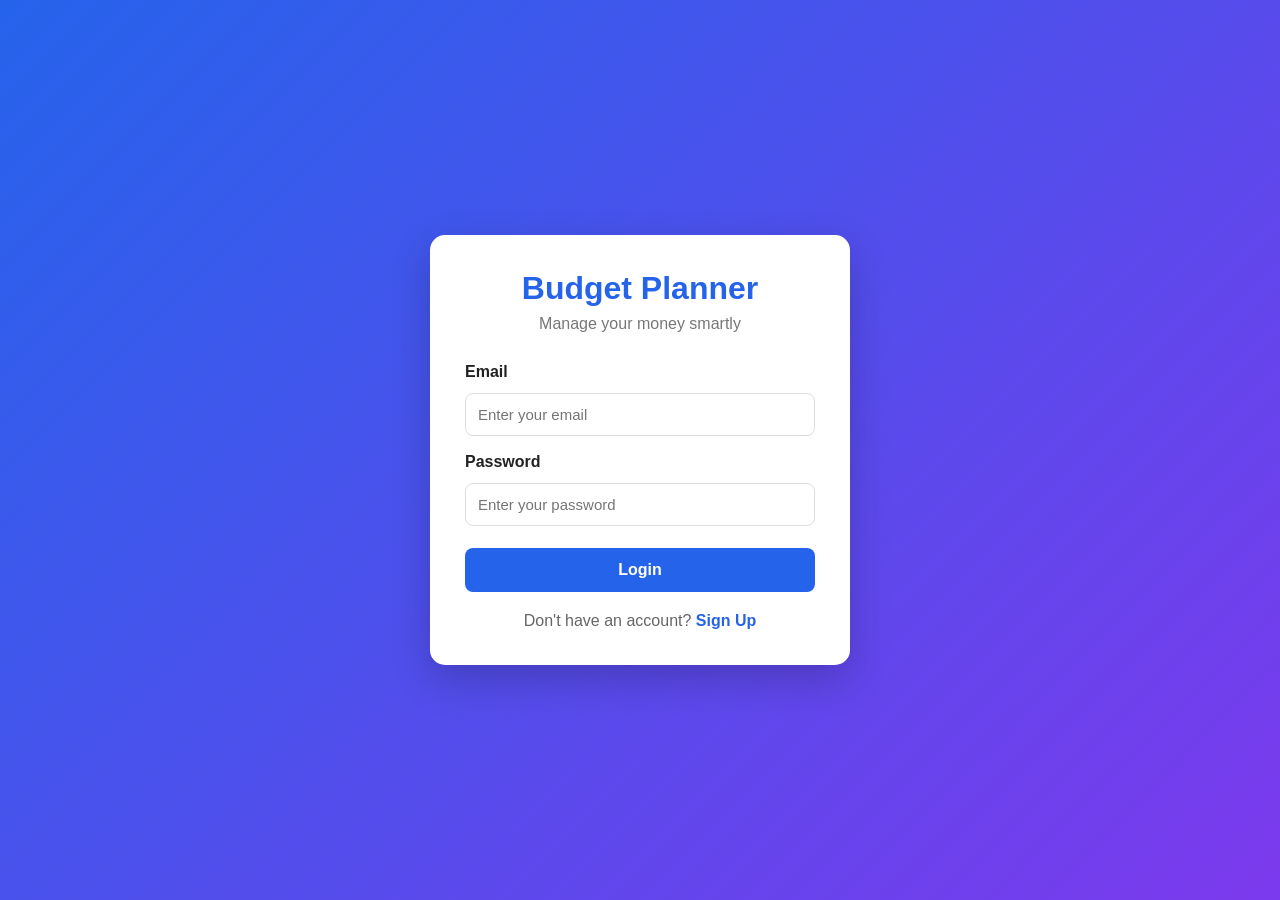
<file: index.html>
<!DOCTYPE html>
<html lang="en">
<head>
    <meta charset="UTF-8">
    <meta name="viewport" content="width=device-width, initial-scale=1.0">

    <title>Budget Planner - Login</title>

    <link rel="stylesheet" href="style.css">
</head>

<body>

    <div class="login-page">

        <div class="login-box">

            <h1>Budget Planner</h1>

            <p class="login-subtitle">
                Manage your money smartly
            </p>

            <form id="loginForm">

                <label for="loginEmail">
                    Email
                </label>

                <input
                    type="email"
                    id="loginEmail"
                    placeholder="Enter your email"
                    required
                >

                <label for="loginPassword">
                    Password
                </label>

                <input
                    type="password"
                    id="loginPassword"
                    placeholder="Enter your password"
                    required
                >

                <button type="submit">
                    Login
                </button>

            </form>

            <p id="loginMessage" class="message"></p>

            <p class="signup-link">
                Don't have an account?

                <a href="signup.html">
                    Sign Up
                </a>
            </p>

        </div>

    </div>


    <script src="script.js"></script>

</body>
</html>
</file>
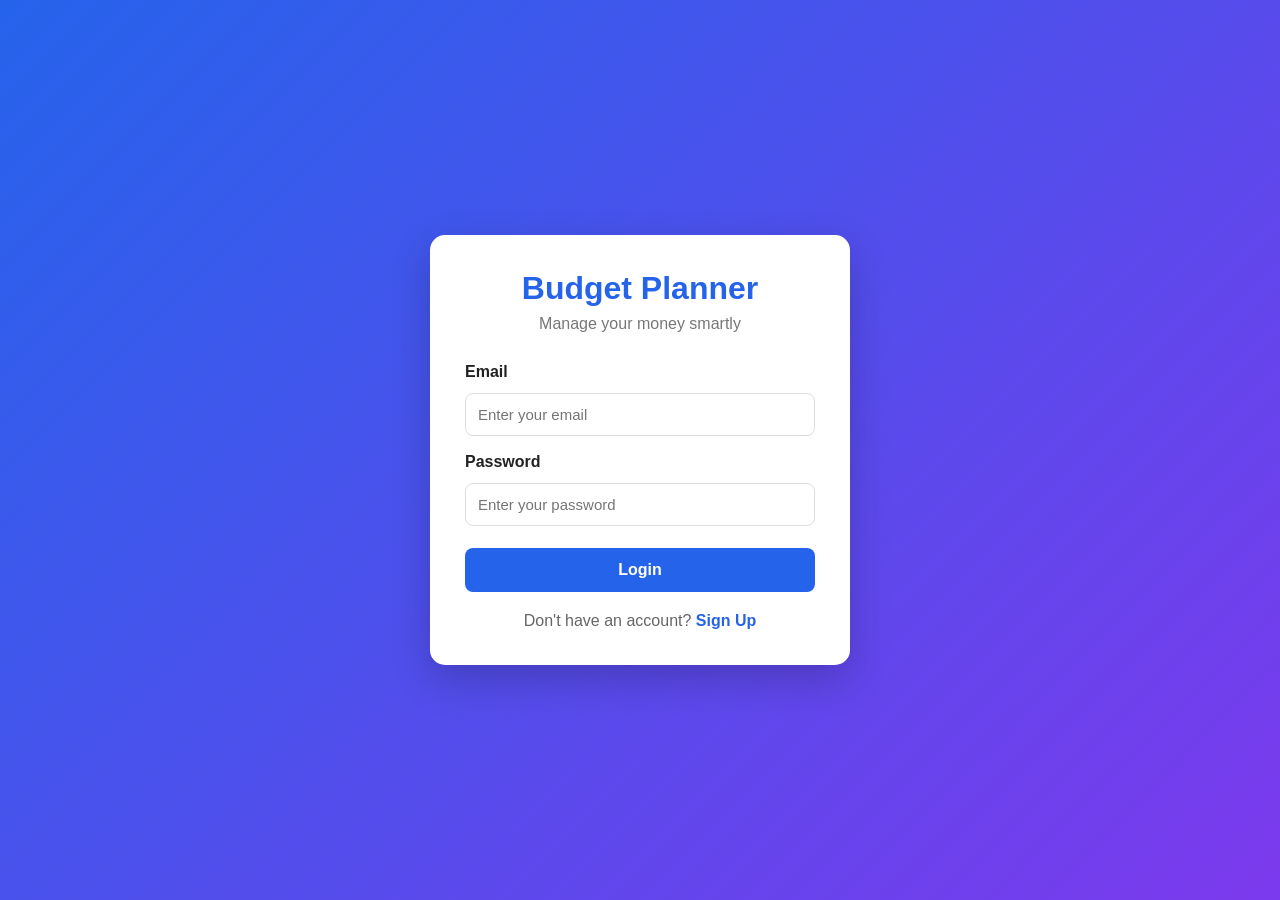
<file: dashboard.html>
<!DOCTYPE html>
<html lang="en">
<head>

    <meta charset="UTF-8">

    <meta name="viewport"
          content="width=device-width, initial-scale=1.0">

    <title>Budget Planner - Dashboard</title>

    <link rel="stylesheet" href="style.css">

</head>

<body>

    <!-- NAVBAR -->

    <header class="navbar">

        <div class="logo">
            Budget Planner
        </div>

        <div class="user-area">

            <span id="welcomeUser">
                Welcome
            </span>

            <button id="logoutBtn" class="logout-button">
                Logout
            </button>

        </div>

    </header>


    <!-- MAIN CONTENT -->

    <main class="dashboard">

        <!-- SUMMARY CARDS -->

        <section class="summary-grid">

            <div class="summary-card income">

                <h3>
                    Total Income
                </h3>

                <p id="totalIncome">
                    ₹0.00
                </p>

            </div>


            <div class="summary-card expense">

                <h3>
                    Total Expense
                </h3>

                <p id="totalExpense">
                    ₹0.00
                </p>

            </div>


            <div class="summary-card balance">

                <h3>
                    Balance
                </h3>

                <p id="balance">
                    ₹0.00
                </p>

            </div>

        </section>


        <!-- MAIN GRID -->

        <section class="main-grid">


            <!-- ADD TRANSACTION -->

            <div class="form-card">

                <h2>
                    Add Transaction
                </h2>

                <form id="transactionForm">

                    <label for="transactionType">
                        Type
                    </label>

                    <select id="transactionType">

                        <option value="income">
                            Income
                        </option>

                        <option value="expense">
                            Expense
                        </option>

                    </select>


                    <label for="transactionTitle">
                        Description
                    </label>

                    <input
                        type="text"
                        id="transactionTitle"
                        placeholder="Example: Salary"
                        required
                    >


                    <label for="transactionAmount">
                        Amount
                    </label>

                    <input
                        type="number"
                        id="transactionAmount"
                        placeholder="Enter amount"
                        min="1"
                        required
                    >


                    <button type="submit">
                        Add Transaction
                    </button>

                </form>

            </div>


            <!-- TRANSACTION HISTORY -->

            <div class="history-card">

                <h2>
                    Transaction History
                </h2>

                <div id="transactionList">

                    <p class="empty">
                        No transactions yet.
                    </p>

                </div>

            </div>

        </section>

    </main>


    <script src="script.js"></script>

</body>
</html>
</file>
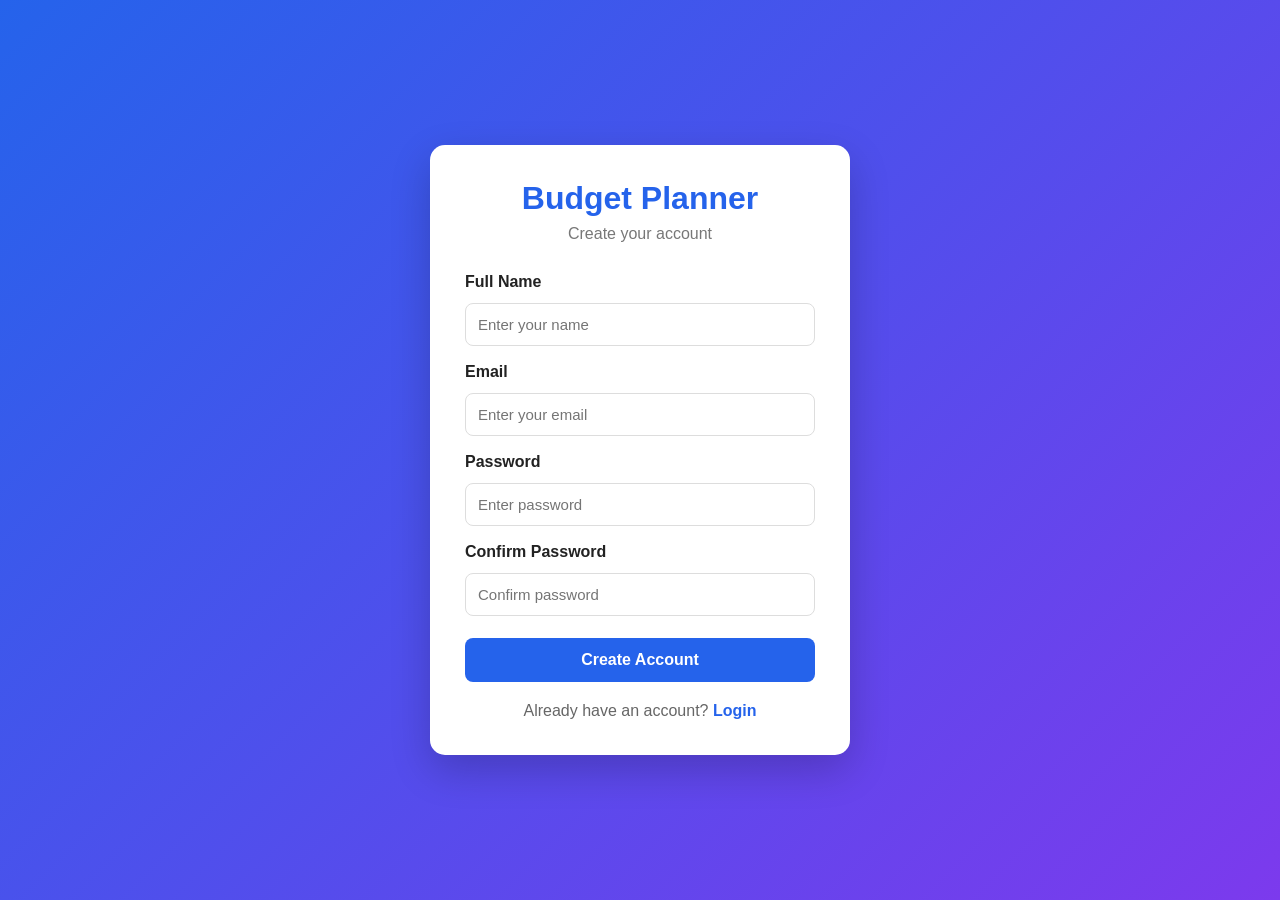
<file: signup.html>
<!DOCTYPE html>
<html lang="en">
<head>
    <meta charset="UTF-8">
    <meta name="viewport" content="width=device-width, initial-scale=1.0">
    <title>Budget Planner - Signup</title>
    <link rel="stylesheet" href="style.css">
</head>
<body>

<div class="auth-container">
    <div class="auth-card">
        <h1>Budget Planner</h1>
        <p class="subtitle">Create your account</p>

        <form id="signupForm">
            <label>Full Name</label>
            <input type="text" id="signupName" placeholder="Enter your name" required>

            <label>Email</label>
            <input type="email" id="signupEmail" placeholder="Enter your email" required>

            <label>Password</label>
            <input type="password" id="signupPassword" placeholder="Enter password" required>

            <label>Confirm Password</label>
            <input type="password" id="confirmPassword" placeholder="Confirm password" required>

            <button type="submit">Create Account</button>
        </form>

        <p id="signupMessage" class="message"></p>

        <p class="auth-link">
            Already have an account?
            <a href="index.html">Login</a>
        </p>
    </div>
</div>

<script src="script.js"></script>
</body>
</html>
</file>
<file: style.css>
/* =========================
   GENERAL
========================= */

* {
    margin: 0;
    padding: 0;
    box-sizing: border-box;
}

body {
    font-family: Arial, sans-serif;
    background: #f4f7fb;
    color: #222;
}


/* =========================
   LOGIN & SIGNUP
========================= */

.login-page,
.auth-container {
    min-height: 100vh;
    display: grid;
    place-items: center;
    padding: 20px;
    background: linear-gradient(135deg, #2563eb, #7c3aed);
}

.login-box,
.auth-card {
    width: 100%;
    max-width: 420px;
    background: white;
    padding: 35px;
    border-radius: 15px;
    box-shadow: 0 15px 40px rgba(0, 0, 0, 0.2);
}

.login-box h1,
.auth-card h1 {
    text-align: center;
    color: #2563eb;
    margin-bottom: 8px;
}

.login-subtitle,
.subtitle {
    text-align: center;
    color: #777;
    margin-bottom: 25px;
}


/* =========================
   FORMS
========================= */

form {
    display: grid;
    gap: 12px;
}

label {
    font-weight: bold;
    margin-top: 5px;
}

input,
select {
    width: 100%;
    padding: 12px;
    border: 1px solid #ddd;
    border-radius: 8px;
    font-size: 15px;
    background: white;
}

input:focus,
select:focus {
    outline: none;
    border-color: #2563eb;
}


/* =========================
   BUTTONS
========================= */

button {
    border: none;
    padding: 13px;
    border-radius: 8px;
    background: #2563eb;
    color: white;
    font-size: 16px;
    font-weight: bold;
    cursor: pointer;
    margin-top: 10px;
}

button:hover {
    background: #1d4ed8;
}


/* =========================
   LOGIN / SIGNUP LINKS
========================= */

.auth-link,
.signup-link {
    text-align: center;
    margin-top: 20px;
    color: #666;
}

.auth-link a,
.signup-link a {
    color: #2563eb;
    text-decoration: none;
    font-weight: bold;
}

.message {
    text-align: center;
    margin-top: 15px;
    font-weight: bold;
}


/* =========================
   NAVBAR
========================= */

.navbar {
    min-height: 70px;
    background: #2563eb;
    color: white;
    padding: 15px 5%;

    display: flex;
    justify-content: space-between;
    align-items: center;
}

.logo {
    font-size: 22px;
    font-weight: bold;
}

.user-area {
    display: flex;
    align-items: center;
    gap: 20px;
}

.logout-button {
    background: #dc2626;
    margin: 0;
    padding: 9px 16px;
}

.logout-button:hover {
    background: #b91c1c;
}


/* =========================
   DASHBOARD
========================= */

.dashboard {
    width: 90%;
    max-width: 1200px;
    margin: 30px auto;
}


/* =========================
   SUMMARY CARDS
========================= */

.summary-grid {
    display: grid;
    grid-template-columns: repeat(3, 1fr);
    gap: 20px;
    margin-bottom: 30px;
}

.summary-card {
    padding: 25px;
    border-radius: 14px;
    color: white;
    box-shadow: 0 6px 18px rgba(0, 0, 0, 0.12);
}

.summary-card h3 {
    margin-bottom: 10px;
    font-size: 18px;
}

.summary-card p {
    font-size: 30px;
    font-weight: bold;
}


/* =========================
   INCOME / EXPENSE / BALANCE
========================= */

.summary-card.income {
    background: linear-gradient(135deg, #16a34a, #22c55e);
}

.summary-card.expense {
    background: linear-gradient(135deg, #dc2626, #ef4444);
}

.summary-card.balance {
    background: linear-gradient(135deg, #7c3aed, #8b5cf6);
}


/* =========================
   MAIN CONTENT
========================= */

.main-grid {
    display: grid;
    grid-template-columns: 350px 1fr;
    gap: 25px;
}

.form-card,
.history-card {
    background: white;
    padding: 25px;
    border-radius: 12px;
    box-shadow: 0 5px 15px rgba(0, 0, 0, 0.08);
}

.form-card h2,
.history-card h2 {
    margin-bottom: 20px;
}


/* =========================
   TRANSACTION HISTORY
========================= */

.transaction {
    display: grid;
    grid-template-columns: 1fr auto auto;
    gap: 15px;
    align-items: center;

    padding: 15px;
    border-bottom: 1px solid #eee;
}

.transaction:last-child {
    border-bottom: none;
}

.transaction-title {
    font-weight: bold;
    margin-bottom: 5px;
}

.transaction-type {
    color: #777;
    font-size: 14px;
}


/* =========================
   INCOME AMOUNT - GREEN
========================= */

.green {
    color: #16a34a !important;
    font-weight: bold;
    font-size: 17px;
}


/* =========================
   EXPENSE AMOUNT - RED
========================= */

.red {
    color: #dc2626 !important;
    font-weight: bold;
    font-size: 17px;
}


/* =========================
   DELETE BUTTON
========================= */

.delete-button {
    background: #ef4444;
    padding: 7px 12px;
    font-size: 13px;
    margin: 0;
}

.delete-button:hover {
    background: #dc2626;
}


/* =========================
   EMPTY TRANSACTION MESSAGE
========================= */

.empty {
    text-align: center;
    color: #888;
    padding: 30px;
}


/* =========================
   RESPONSIVE DESIGN
========================= */

@media (max-width: 800px) {

    .summary-grid {
        grid-template-columns: 1fr;
    }

    .main-grid {
        grid-template-columns: 1fr;
    }

    .navbar {
        flex-direction: column;
        gap: 15px;
        text-align: center;
    }

    .user-area {
        justify-content: center;
    }
}


/* =========================
   MOBILE
========================= */

@media (max-width: 500px) {

    .login-box,
    .auth-card {
        padding: 25px;
    }

    .dashboard {
        width: 94%;
    }

    .transaction {
        grid-template-columns: 1fr;
        gap: 8px;
    }

    .delete-button {
        width: 100%;
    }
}
</file>
